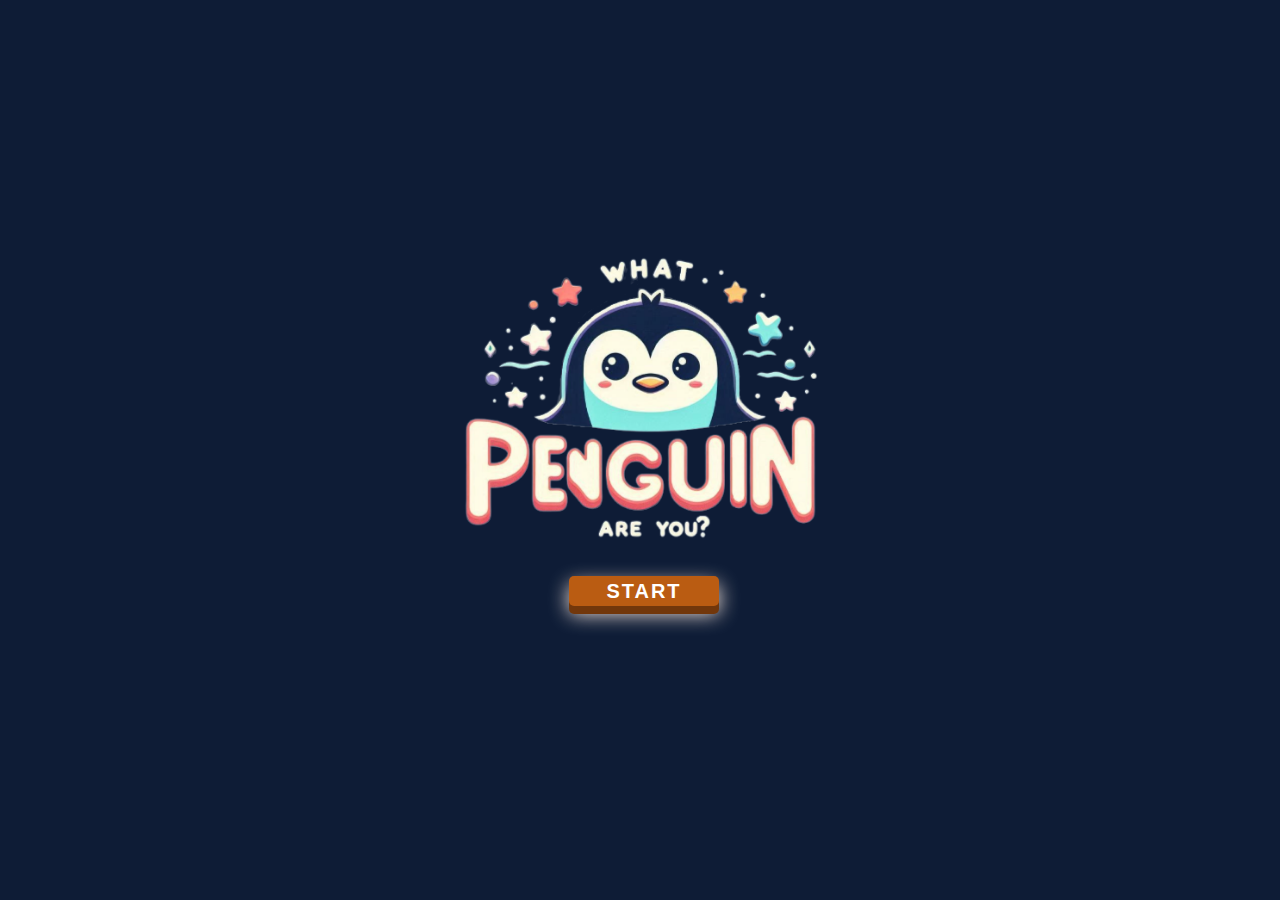
<file: index.html>
<!DOCTYPE html>
<html lang="en">
<head>
    <meta charset="UTF-8">
    <meta name="viewport" content="width=device-width, initial-scale=1.0">
    <title>Personality Quiz - Home</title>
    <link rel="stylesheet" href="styles.css">
</head>
<body>
    <div class="home-container">
            <img id="home-img" src="./images/title_penguin.png">
            <a class="btn" id="start-btn">START</a>
    </div>
<script src="models/personalities.js"></script>
<script src="models/questions.js"></script>
<script src="script.js"></script>
</body>
</html>
</file>
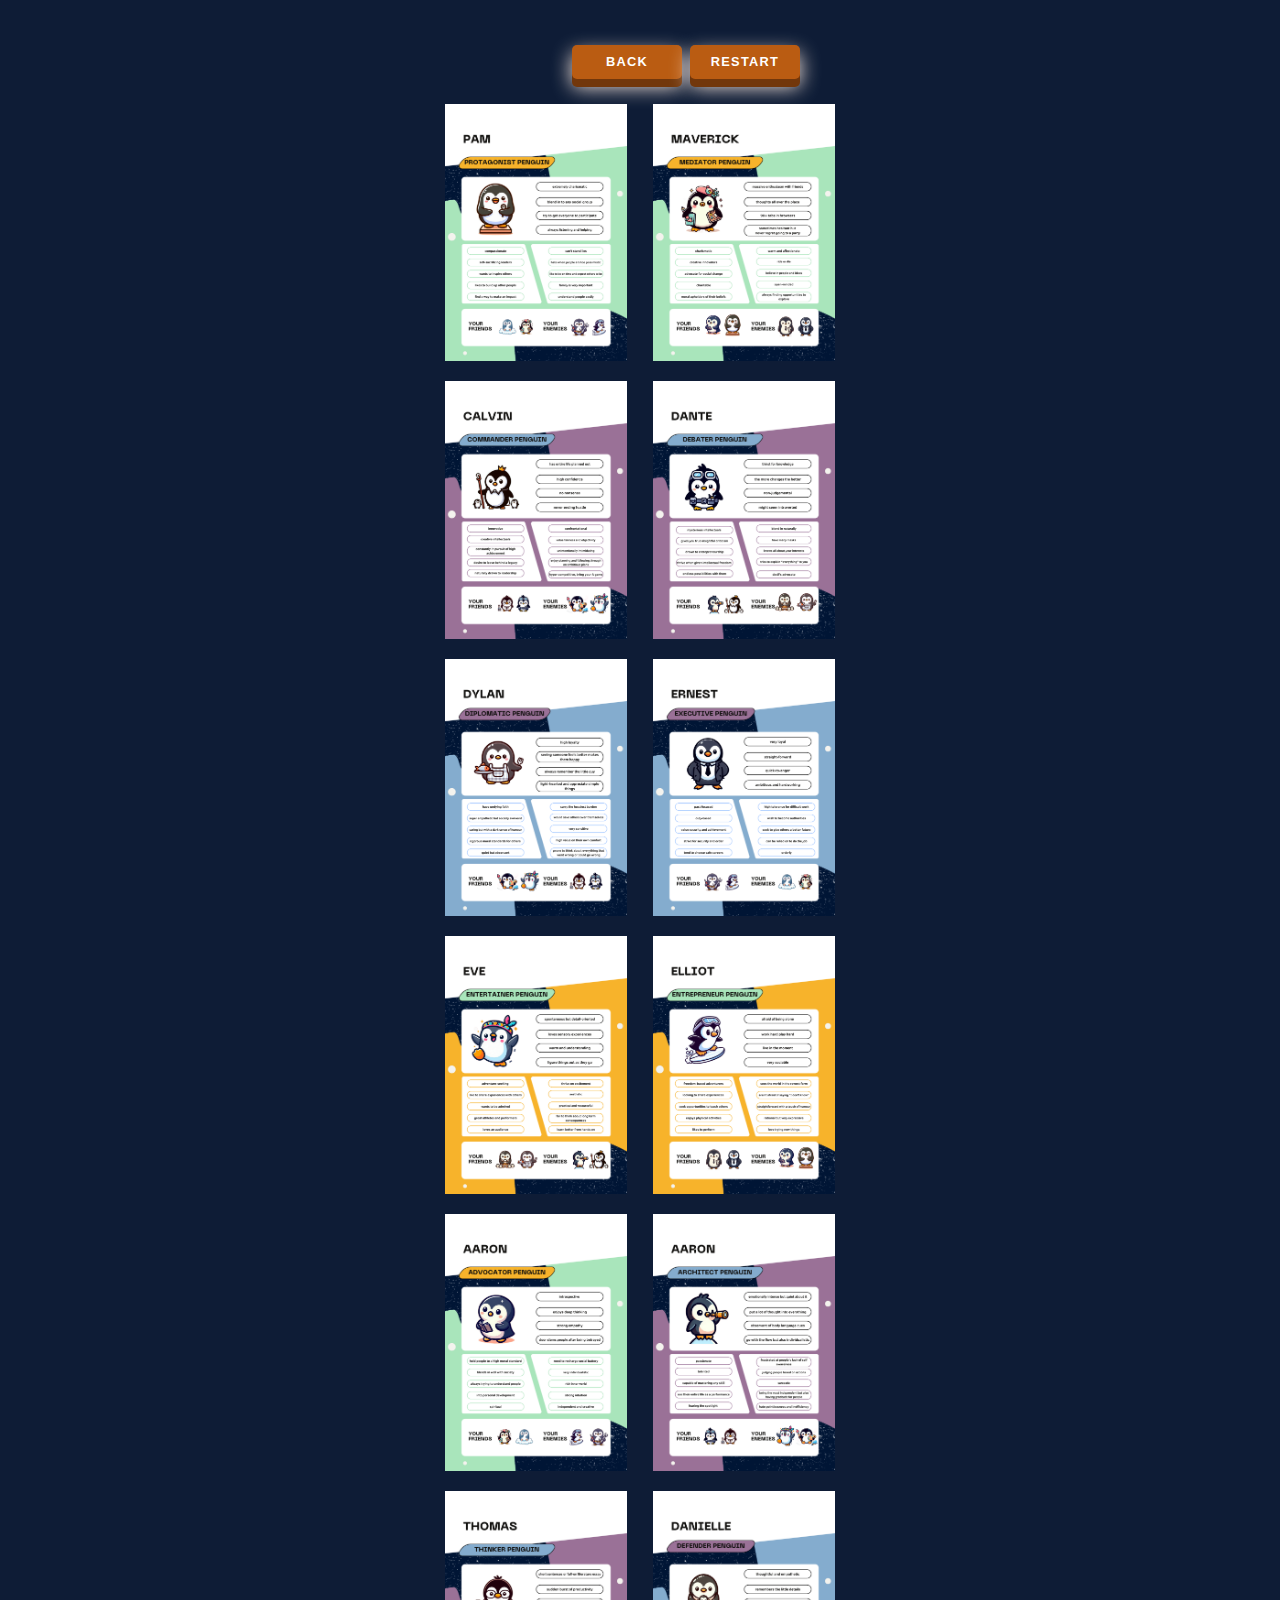
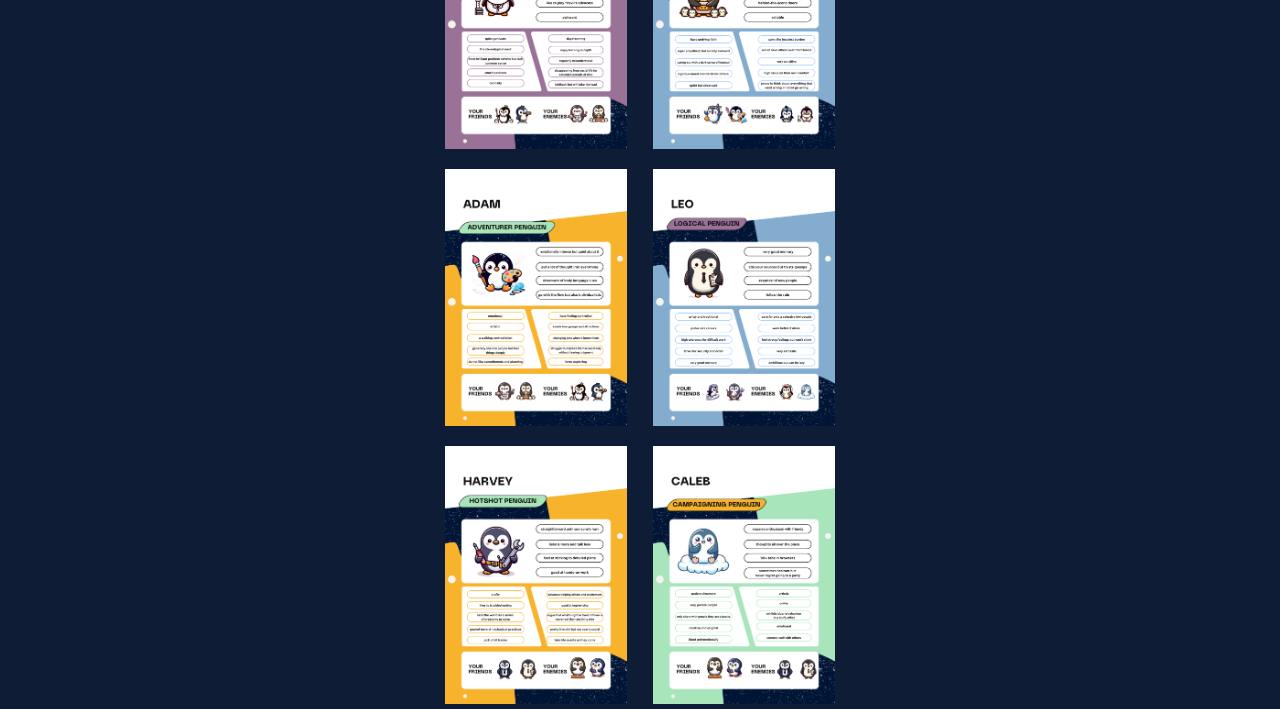
<file: all-penguins.html>
<!DOCTYPE html>
<html lang="en">
<head>
    <meta charset="UTF-8">
    <meta name="viewport" content="width=device-width, initial-scale=1.0">
    <title>Personality Quiz - All Penguins</title>
    <link rel="stylesheet" href="styles.css">
</head>
<body>
    <div class="all-penguin-container">
    <div class="header-container" id="all-header-container">
        <button class="btn result" id="back-btn">BACK</button>
        <button class="btn result" id="restart-btn">RESTART</button>
    </div>
    <div class="gallery">
        <img id="img-1" src="images/penguin_enfj.png">
        <img id="img-2" src="images/penguin_enfp.png">
        <img id="img-3" src="images/penguin_entj.png">
        <img id="img-4" src="images/penguin_entp.png">
        <img id="img-5" src="images/penguin_esfj.png">
        <img id="img-6" src="images/penguin_estj.png">
        <img id="img-7" src="images/penguin_esfp.png">
        <img id="img-8" src="images/penguin_estp.png">
        <img id="img-9" src="images/penguin_infj.png">
        <img id="img-10" src="images/penguin_intj.png">
        <img id="img-11" src="images/penguin_intp.png">
        <img id="img-12" src="images/penguin_isfj.png">
        <img id="img-13" src="images/penguin_isfp.png">
        <img id="img-14" src="images/penguin_istj.png">
        <img id="img-15" src="images/penguin_istp.png">
        <img id="img-16"src="images/penguin_infp.png">
    </div>
    <div id="myModal" class="modal">
        <!-- The Close Button -->
        <span class="close">&times;</span>
        <!-- Modal Content (The Image) -->
        <img class="modal-content" id="img01">
      </div>
</div>
    <script src="models/personalities.js"></script>
    <script src="models/questions.js"></script>
    <script src="script.js"></script>
</body>
</html>
</file>
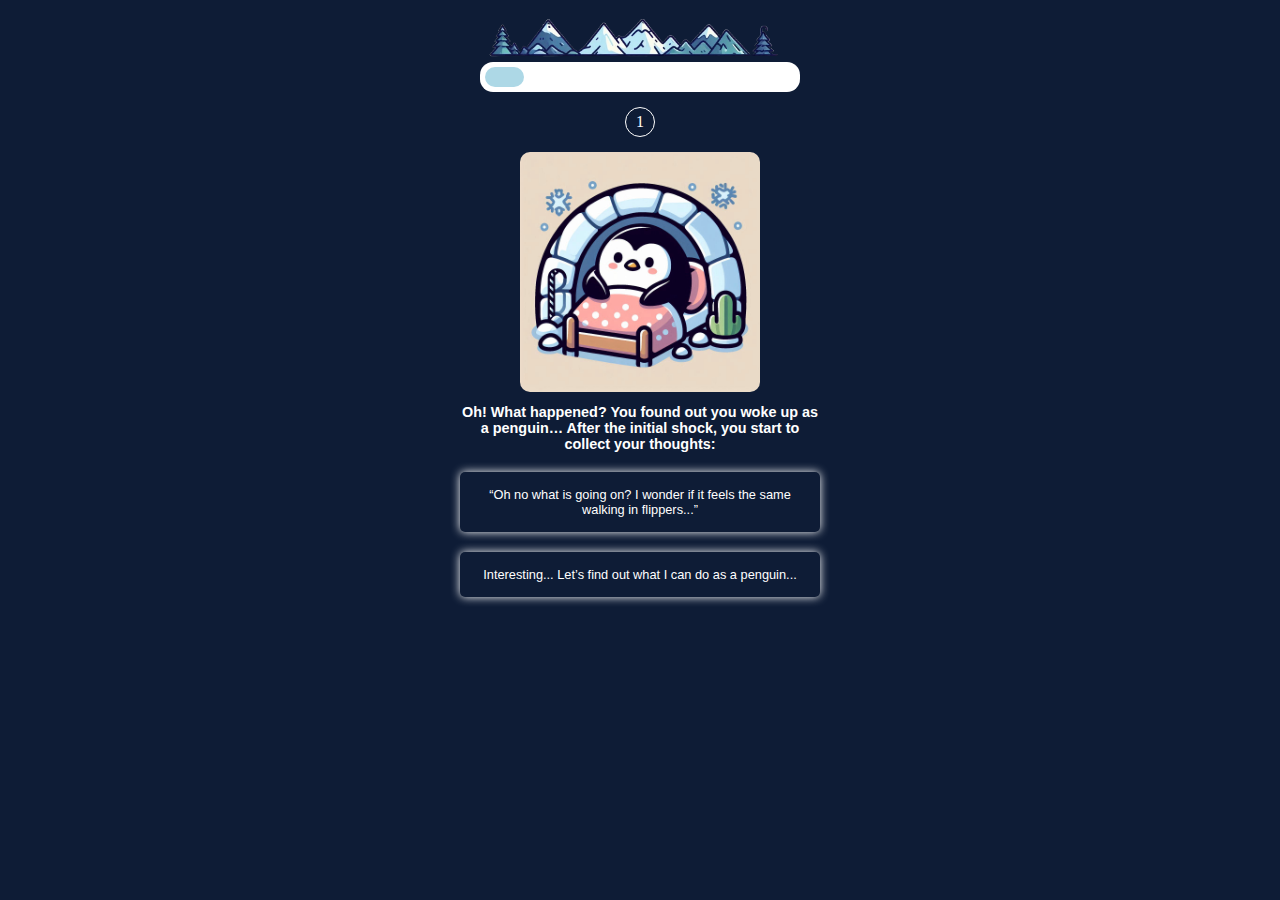
<file: quiz.html>
<!DOCTYPE html>
<html lang="en">
<head>
    <meta charset="UTF-8">
    <meta name="viewport" content="width=device-width, initial-scale=1.0">
    <title>Personality Quiz</title>
    <link rel="stylesheet" href="styles.css">
</head>
<body>
    <div class="quiz-container">
        <div class="progress-bar">
            <img src="./images/mountain_progress_bar.png">
            <div id="outer-progress-bar">
                <div id="inner-progress-bar"></div>
            </div>
        </div>
        <div class="questions-container">
            <div class="circle-container">
                <div class="circle" id="circle">
                    01
                </div>
            </div>
            <div class="question-img-box" id="question-img-box">
                <img id="question-img" alt="testing">
            </div>
            <div id="question-box" class="question-box">
                <h2 id="question">Question will appear here</h2>
            </div>
            <div class="option-box">
                <div class="options">
                    <button id="optionA" class="option" onclick="selectOption('A')">Option A</button>
                </div>
            </div>
            <div class="option-box">
                <div class="options">
                    <button id="optionB" class="option" onclick="selectOption('B')">Option B</button>
                </div>
            </div>
        </div>
    </div>
    <script src="models/personalities.js"></script>
    <script src="models/questions.js"></script>
    <script src="script.js"></script>
</body>
</html>
</file>
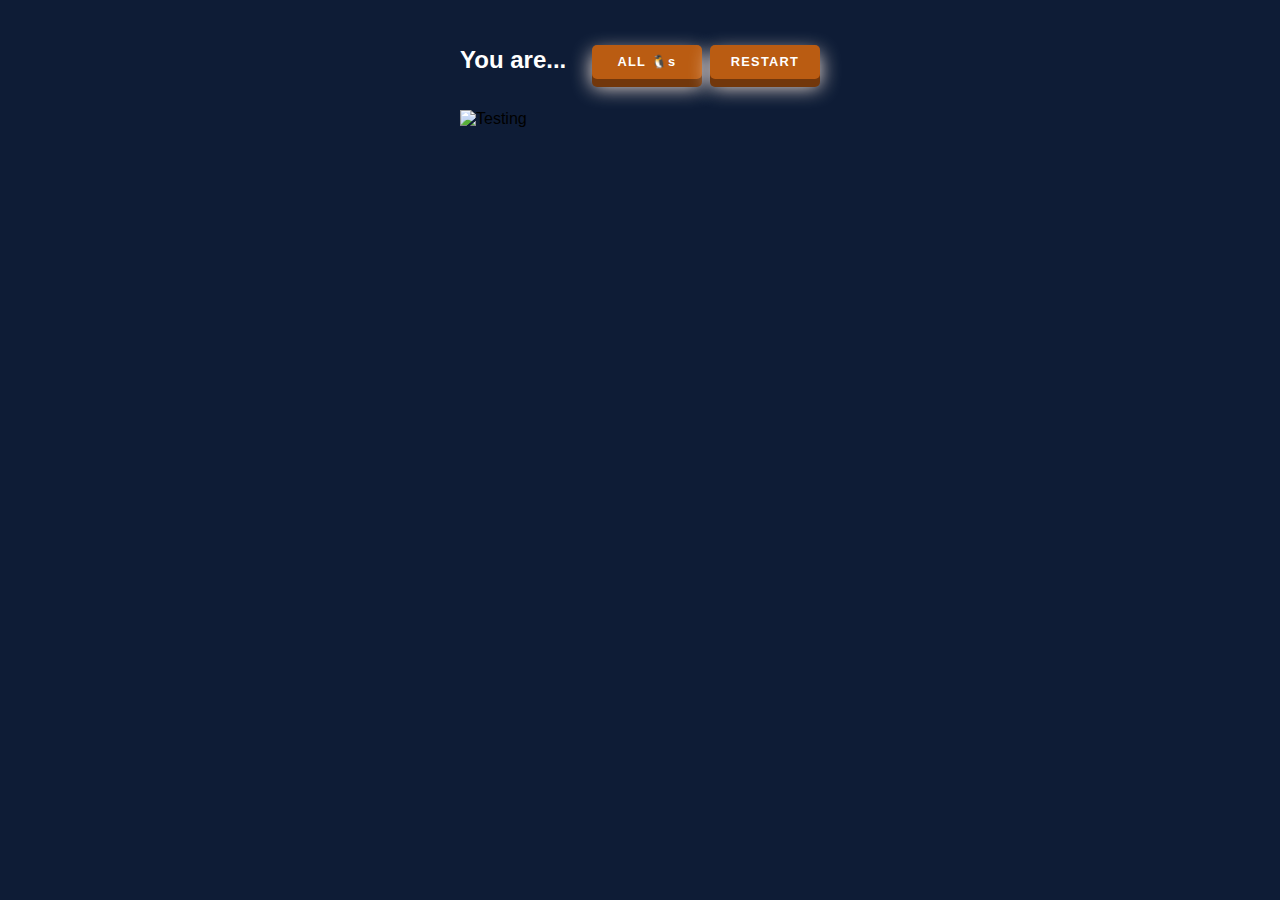
<file: results.html>
<!DOCTYPE html>
<html lang="en">
<head>
    <meta charset="UTF-8">
    <meta name="viewport" content="width=device-width, initial-scale=1.0">
    <title>Personality Quiz - Results</title>
    <link rel="stylesheet" href="styles.css">
</head>
<body>
    <div class="result-container">
        <div class="header-container">
            <h1 id="quiz-result-title">You are...</h1>
            <button class="btn result" id="results-btn">ALL 🐧s</button>
            <button class="btn result" id="restart-btn">RESTART</button>
        </div>
        <div class="results-img-container">
            <img id="results-img" alt="Testing">
        </div>
        <!-- <div class="penguin-container">
        <div class="name-container" id="name-container">ISTJ Penguin</div>
        <div class="traits-container">
            <div class="result-image">
                <img src="result.png" alt="Result Image" id="result-image">
            </div>
            <div class="traits">
                <div class="trait-box" id="trait1">Trait 1</div>
                <div class="trait-box" id="trait2">Trait 2</div>
                <div class="trait-box" id="trait3">Trait 3</div>
                <div class="trait-box" id="trait4">Trait 4</div>
            </div>
        </div>
        <div class="compatibility-section">
            <div class="compatible">
                <h2>Your Friends:</h2>
            </div>
            <div class="type" id="compatible1">
                <img src="type1.png" alt="Type 1 Image">
            </div>
            <div class="type" id="compatible2">
                <img src="type2.png" alt="Type 2 Image">
            </div>

            <div class="incompatible">
                <h2>Your Enemies:</h2>
            </div>
            <div class="type" id="incompatible1">
                <img src="type3.png" alt="Type 3 Image">
            </div>
            <div class="type" id="incompatible2">
                <img src="type4.png" alt="Type 4 Image">
            </div>
            </div>
        </div> -->
    </div>
    <script src="models/personalities.js"></script>
    <script src="models/questions.js"></script>
    <script src="script.js"></script>
</body>
</html>
</file>
<file: styles.css>
* {
    box-sizing: border-box;
}

body {
    margin: 0;
    padding: 0;
    display: flex;
    justify-content: center;
    align-items: center;
    height: 95vh;
    font-family:'Segoe UI', Tahoma, Geneva, Verdana, sans-serif;
    background-color: #0E1C36;
}

.home-container {
    display: flex;
    flex-direction: column;
    justify-content: center;
    align-items: center;
    gap: 30px;
    max-width: 400px;
    width: 100%;
}

#home-img {
    width: 95%;
}

.btn {
    height: 20px;
    width: 150px;
    background-color:#BA5C12;
    font-size: 20px;
    font-weight: 800;
    letter-spacing: 0.1em;
    text-align: center;
    line-height: 0em;
    padding: 15px;
    color:white;
    text-decoration: none;
    border-radius: 5px;
    border-color: transparent;
    box-shadow: 0px 8px 0px #72370b, 0px 8px 20px #FFEDE1;
    transition: all 0.2 ease;
    margin-left: 8px;
}
.btn:active {
    box-shadow: none;
    top:57%;
}

.quiz-container {
    display: flex;
    flex-direction: column;
    align-items: center;
    height: 95vh;
    max-width: 400px;
    
}

.progress-bar {
    display: flex;
    flex-direction: column;
    align-items: center;
}

.progress-bar img {
    width: 80%;
}

#outer-progress-bar {
    background-color:white;
    border-radius: 13px;
    width: 80%;
    padding: 5px;
    margin-top: 5px;
}
  
#outer-progress-bar>div {
    background-color: lightblue;
    width: 12.5%;
    height: 20px;
    border-radius: 10px;
}

.questions-container {
    display: flex;
    flex-direction: column;
    align-items: center;
}

.circle {
    width: 30px;
    height: 30px;
    border: 1px solid white;
    border-radius: 50%;
    display: flex;
    justify-content: center;
    align-items: center;
    font-size: 1em;
    font-family:'Times New Roman', Times, serif;
    color: white;
    background-color: transparent;
    margin-top: 15px;
}

.question-img-box {
    display: flex;
    justify-content: center;
    align-content: center;
    margin-top: 15px;
}
.question-img-box img {
    width: 60%;
    border-radius: 10px;
}

.question-box {
    color: #fff;
    text-align: center;
    font-size: 0.6em;
    width: 90%;
}

.question-box h2 {
    margin-block-end: 0px;
}

.option-box {
    width: 90%;
}

.option {
    background-color: transparent;
    color: #fff;
    border: none;
    padding: 15px;    
    border-radius: 10px;
    box-shadow: 0 0 10px rgba(255, 255, 255);;
    border-radius: 5px;
    cursor: pointer;
    transition: background-color 0.3s;
    font-size: 0.8em;
    margin-top: 20px;
    min-width: 100%;
}

.option:active {
    background-color:white;
    color: #444;
}

.result-container {
    display: flex;
    flex-direction: column;
    height: 95vh;
    max-width: 400px;
    align-content: center;
    width: 100%;
}

.header-container {
    display: flex;
    margin-top: 30px;
    padding-left: 20px;
    padding-right: 20px;
    width: 100%;
}

.header-container h1 {
    flex: 1 0 30%;
    color: white;
    font-size: 1.5em;
}

.header-container button {
    margin-top: 15px;
}

#results-btn {
    /* display: none; */
}

.results-img-container{
    display: flex;
    justify-content: center;
    align-content: center;
    margin-top: 20px;
}

#results-img {
    width: 90%;
}

.btn.result {
    height: 15px;
    width: 110px;
    font-size: 0.8em;
}

.all-penguin-container{
    max-width: 400px;
    max-height: 100%;
    width: 100%;
    display: flex;
    flex-direction: column;
}

#all-header-container {
    display: flex;
    justify-content: end;
    padding-right: 40px;
    padding-bottom: 20px;
}
#all-penguin-title {
    font-size: 1.2em;
}

.gallery{
    width: 100%;
    display: flex;
    justify-content: space-between;
    flex-wrap: wrap;
    gap:10px;
}

.gallery img {
    flex: 1 0 48%;
    max-width: 48%;
    box-sizing: border-box;
    padding: 5px; 
}

.modal {
    display: none; /* Hidden by default */
    position: fixed; /* Stay in place */
    z-index: 1; /* Sit on top */
    padding-top: 100px; /* Location of the box */
    left: 0;
    top: 0;
    width: 100%; /* Full width */
    height: 100%; /* Full height */
    overflow: auto; /* Enable scroll if needed */
    background-color: rgb(0,0,0); /* Fallback color */
    background-color: rgba(0,0,0,0.9); /* Black w/ opacity */
  }

  .modal-content {
    margin: auto;
    display: block;
    width: 80%;
    max-width: 420px;
  }

  .close {
    position: absolute;
    top: 15px;
    right: 35px;
    color: #f1f1f1;
    font-size: 40px;
    font-weight: bold;
  }

/* .penguin-container{
    display: flex;
    height: 80%;
    flex-direction: column;
    justify-content: center;
    align-content: center;
}
.name-container {
    color: black;
    width: 100%;
    font-size: 1.5em;
    background-color:#AFCBFF;
    text-align: center;
    padding: 10px;
    letter-spacing: 3px;
    font-weight: 600;
}

.traits-container {
    display: flex;
    width: 100%;
}

.btn.result {
    height: 15px;
    width: 110px;
    font-size: 0.8em;
}

.traits {
    display: flex;
    flex-direction: column;
    justify-content: center;
    background-color:white;
    width: 50%;
}

.trait-box {
    background-color: transparent;
    padding: 10px;
    margin: 10px 30px;
    border: 1.5px solid black;
    text-align: center;
    border-radius: 50px;
    font-size: 0.5em;
}

.result-image {
    display: flex;
    justify-content: center;
    align-content: center;
    width: 50%;
    background-color: #FFEDE1;
}

.result-image img {
    height: 30vh;
}

.compatibility-section {
    display: flex;
    justify-content: space-around;
    background-color: #AFCBFF;
    width: 100%;
}

.compatible, .incompatible {
    font-size: 1.5vw;
    padding: 10px;
}


.type img {
    padding: 5px;
    width: 100%;
}   */
</file>
